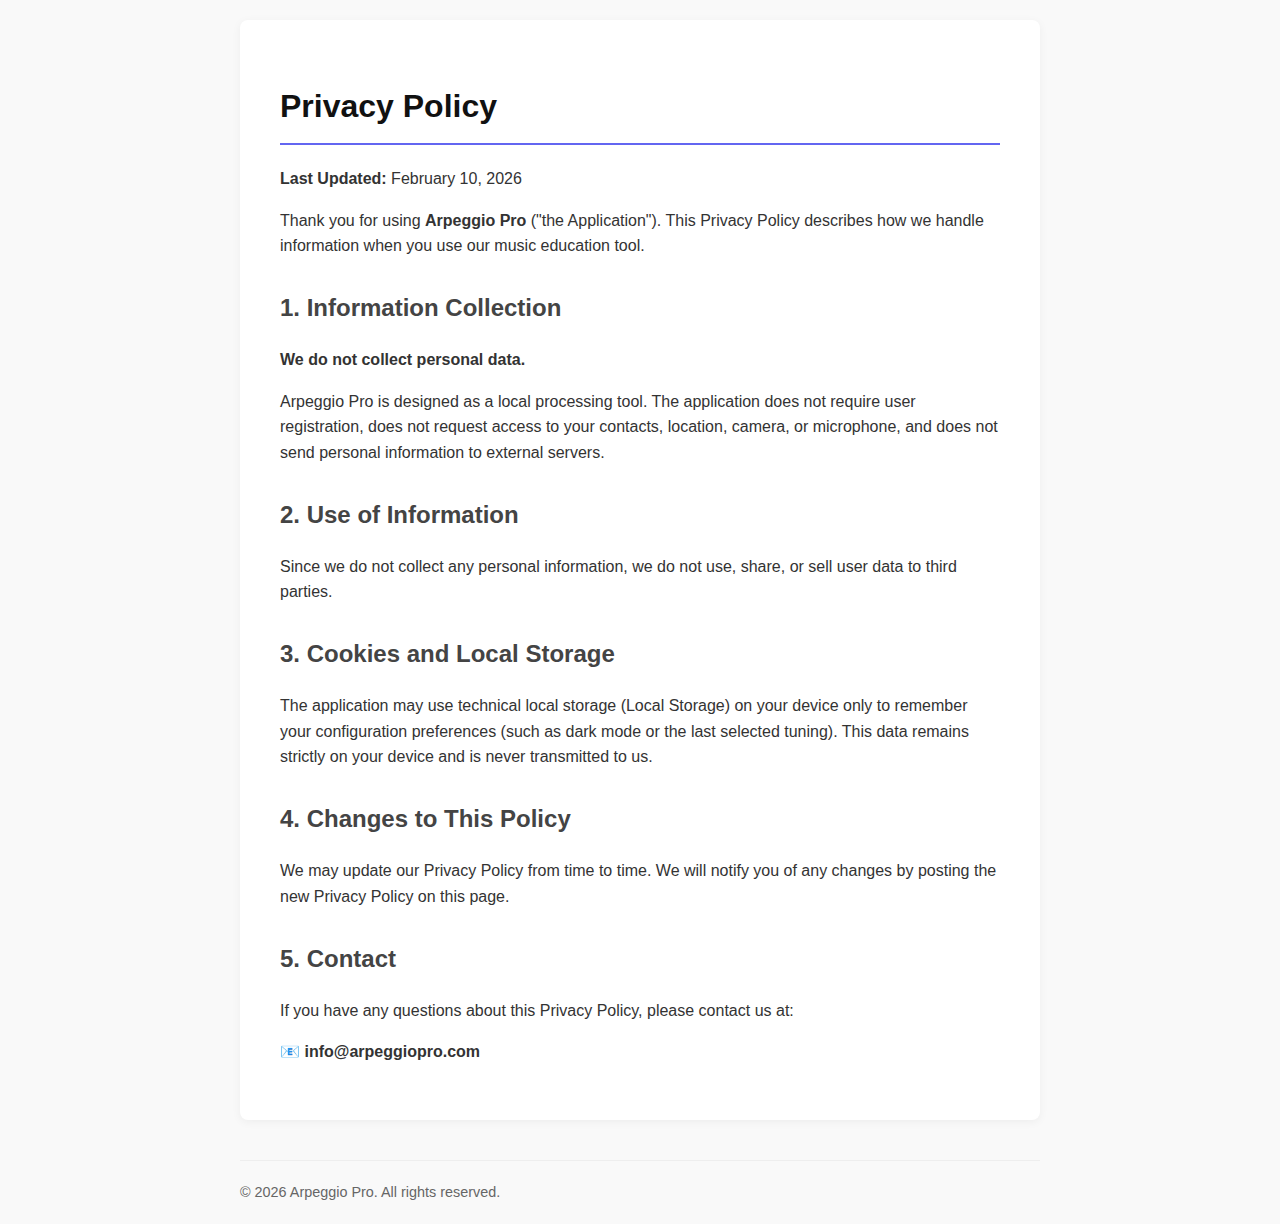
<file: privacy.html>
<!DOCTYPE html>
<html lang="en">
<head>
    <meta charset="UTF-8">
    <meta name="viewport" content="width=device-width, initial-scale=1.0">
    <title>Privacy Policy - Arpeggio Pro</title>
    <style>
        body {
            font-family: -apple-system, BlinkMacSystemFont, "Segoe UI", Roboto, Helvetica, Arial, sans-serif;
            line-height: 1.6;
            color: #333;
            max-width: 800px;
            margin: 0 auto;
            padding: 20px;
            background-color: #f9f9f9;
        }
        .container {
            background: white;
            padding: 40px;
            border-radius: 8px;
            box-shadow: 0 2px 10px rgba(0,0,0,0.05);
        }
        h1 { color: #111; border-bottom: 2px solid #6366f1; padding-bottom: 10px; }
        h2 { color: #444; margin-top: 30px; }
        p { margin-bottom: 15px; }
        .footer { margin-top: 40px; font-size: 0.9em; color: #666; border-top: 1px solid #eee; padding-top: 20px; }
    </style>
</head>
<body>

<div class="container">
    <h1>Privacy Policy</h1>
    <p><strong>Last Updated:</strong> February 10, 2026</p>
    
    <p>Thank you for using <strong>Arpeggio Pro</strong> ("the Application"). This Privacy Policy describes how we handle information when you use our music education tool.</p>

    <h2>1. Information Collection</h2>
    <p><strong>We do not collect personal data.</strong></p>
    <p>Arpeggio Pro is designed as a local processing tool. The application does not require user registration, does not request access to your contacts, location, camera, or microphone, and does not send personal information to external servers.</p>

    <h2>2. Use of Information</h2>
    <p>Since we do not collect any personal information, we do not use, share, or sell user data to third parties.</p>

    <h2>3. Cookies and Local Storage</h2>
    <p>The application may use technical local storage (Local Storage) on your device only to remember your configuration preferences (such as dark mode or the last selected tuning). This data remains strictly on your device and is never transmitted to us.</p>

    <h2>4. Changes to This Policy</h2>
    <p>We may update our Privacy Policy from time to time. We will notify you of any changes by posting the new Privacy Policy on this page.</p>

    <h2>5. Contact</h2>
    <p>If you have any questions about this Privacy Policy, please contact us at:</p>
    <p>📧 <strong>info@arpeggiopro.com</strong></p>
</div>

<div class="footer">
    &copy; 2026 Arpeggio Pro. All rights reserved.
</div>

</body>
</html>
</file>
